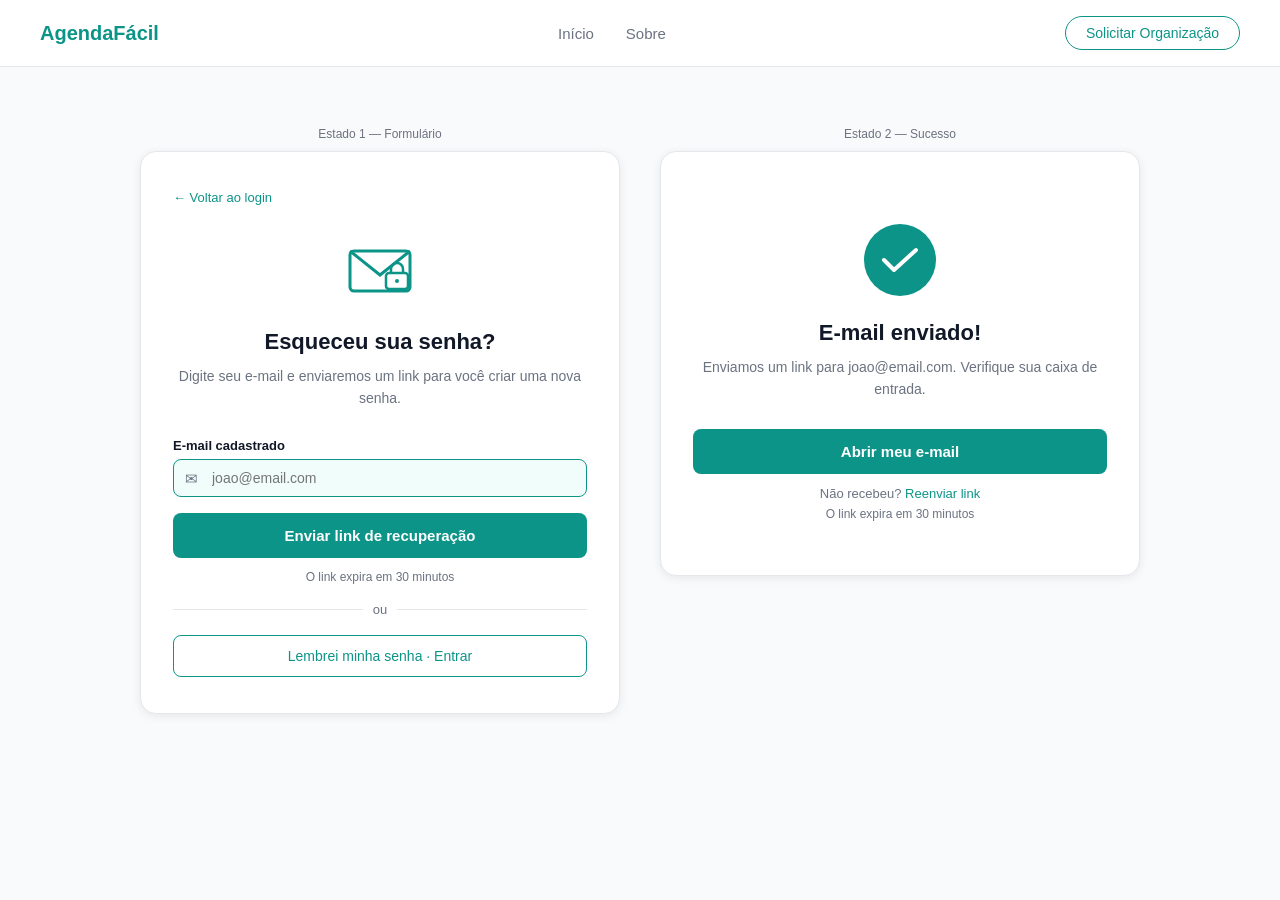
<file: AgendaFacil/AgendaFacilapp/templates/AgendaFacilapp/index.html>
<!DOCTYPE html>
<html>
<head>
  <meta charset="UTF-8">
  <title>AgendaFácil — Esqueci minha senha</title>
  <style>
    * {
      box-sizing: border-box;
      margin: 0;
      padding: 0;
    }

    body {
      font-family: sans-serif;
      background: #F9FAFB;
      color: #111827;
    }

    header {
      display: flex;
      align-items: center;
      justify-content: space-between;
      padding: 16px 40px;
      background: white;
      border-bottom: 1px solid #E5E7EB;
    }

    .logo {
      color: #0D9488;
      font-weight: bold;
      font-size: 20px;
    }

    nav {
      display: flex;
      gap: 32px;
    }

    nav a {
      color: #6B7280;
      text-decoration: none;
      font-size: 15px;
    }

    .btn-solicitar {
      border: 1px solid #0D9488;
      color: #0D9488;
      background: white;
      padding: 8px 20px;
      border-radius: 999px;
      font-size: 14px;
      cursor: pointer;
    }

    .page-content {
      display: flex;
      justify-content: center;
      align-items: flex-start;
      gap: 40px;
      padding: 60px 40px;
    }

    .card-wrapper {
      display: flex;
      flex-direction: column;
      align-items: center;
      gap: 10px;
    }

    .card-state-label {
      font-size: 12px;
      color: #6B7280;
    }

    .card {
      background: white;
      border: 1px solid #E5E7EB;
      border-radius: 16px;
      box-shadow: 0 2px 10px rgba(0,0,0,0.08);
      padding: 36px 32px;
      width: 480px;
    }

    .back-link {
      display: inline-block;
      color: #0D9488;
      font-size: 13px;
      text-decoration: none;
      margin-bottom: 28px;
    }

    .icon-area {
      display: flex;
      justify-content: center;
      margin-bottom: 24px;
    }

    .card-title {
      font-size: 22px;
      font-weight: bold;
      color: #111827;
      text-align: center;
      margin-bottom: 10px;
    }

    .card-subtitle {
      font-size: 14px;
      color: #6B7280;
      text-align: center;
      line-height: 1.6;
      margin-bottom: 28px;
    }

    .field {
      margin-bottom: 16px;
    }

    .field label {
      display: block;
      font-size: 13px;
      font-weight: 600;
      color: #111827;
      margin-bottom: 6px;
    }

    .input-wrapper {
      position: relative;
    }

    .input-wrapper input {
      width: 100%;
      padding: 10px 14px 10px 38px;
      border: 1px solid #0D9488;
      border-radius: 8px;
      font-size: 14px;
      color: #111827;
      background: #F0FDFA;
      outline: none;
    }

    .input-icon {
      position: absolute;
      left: 12px;
      top: 11px;
      font-size: 15px;
      color: #6B7280;
    }

    .btn-primary {
      background: #0D9488;
      color: white;
      border: none;
      width: 100%;
      padding: 14px;
      border-radius: 8px;
      font-size: 15px;
      font-weight: bold;
      cursor: pointer;
      margin-bottom: 12px;
    }

    .link-expires {
      font-size: 12px;
      color: #6B7280;
      text-align: center;
      margin-bottom: 18px;
    }

    .or-divider {
      display: flex;
      align-items: center;
      gap: 10px;
      margin-bottom: 18px;
    }

    .or-divider hr {
      flex: 1;
      border: none;
      border-top: 1px solid #E5E7EB;
    }

    .or-divider span {
      font-size: 13px;
      color: #6B7280;
    }

    .btn-secondary {
      background: white;
      color: #0D9488;
      border: 1px solid #0D9488;
      width: 100%;
      padding: 12px;
      border-radius: 8px;
      font-size: 14px;
      cursor: pointer;
    }

    .success-icon {
      width: 72px;
      height: 72px;
    }

    .resend-text {
      font-size: 13px;
      color: #6B7280;
      text-align: center;
      margin-bottom: 6px;
    }

    .resend-text a {
      color: #0D9488;
      text-decoration: none;
    }
  </style>
</head>
<body>

<header>
  <div class="logo">AgendaFácil</div>
  <nav>
    <a href="#">Início</a>
    <a href="#">Sobre</a>
  </nav>
  <button class="btn-solicitar">Solicitar Organização</button>
</header>

<div class="page-content">

  <div class="card-wrapper">
    <span class="card-state-label">Estado 1 — Formulário</span>
    <div class="card">

      <a href="#" class="back-link">← Voltar ao login</a>

      <div class="icon-area">
        <svg width="72" height="72" viewBox="0 0 72 72" fill="none">
          <rect x="6" y="18" width="60" height="40" rx="4" stroke="#0D9488" stroke-width="3" fill="none"/>
          <polyline points="6,18 36,42 66,18" stroke="#0D9488" stroke-width="3" fill="none"/>
          <rect x="42" y="40" width="22" height="16" rx="3" fill="white" stroke="#0D9488" stroke-width="2.5"/>
          <path d="M47 40 v-4 a6 6 0 0 1 12 0 v4" stroke="#0D9488" stroke-width="2.5" fill="none"/>
          <circle cx="53" cy="48" r="2" fill="#0D9488"/>
        </svg>
      </div>

      <p class="card-title">Esqueceu sua senha?</p>
      <p class="card-subtitle">Digite seu e-mail e enviaremos um link para você criar uma nova senha.</p>

      <div class="field">
        <label>E-mail cadastrado</label>
        <div class="input-wrapper">
          <span class="input-icon">✉</span>
          <input type="email" placeholder="joao@email.com">
        </div>
      </div>

      <button class="btn-primary">Enviar link de recuperação</button>
      <p class="link-expires">O link expira em 30 minutos</p>

      <div class="or-divider">
        <hr>
        <span>ou</span>
        <hr>
      </div>

      <button class="btn-secondary">Lembrei minha senha · Entrar</button>

    </div>
  </div>

  <div class="card-wrapper">
    <span class="card-state-label">Estado 2 — Sucesso</span>
    <div class="card">

      <div class="icon-area" style="margin-top: 36px;">
        <svg class="success-icon" viewBox="0 0 72 72" fill="none">
          <circle cx="36" cy="36" r="36" fill="#0D9488"/>
          <polyline points="20,36 30,46 52,26" stroke="white" stroke-width="4" stroke-linecap="round" stroke-linejoin="round" fill="none"/>
        </svg>
      </div>

      <p class="card-title" style="margin-top: 8px;">E-mail enviado!</p>
      <p class="card-subtitle">Enviamos um link para joao@email.com. Verifique sua caixa de entrada.</p>

      <button class="btn-primary">Abrir meu e-mail</button>

      <p class="resend-text">Não recebeu? <a href="#">Reenviar link</a></p>
      <p class="link-expires">O link expira em 30 minutos</p>

    </div>
  </div>

</div>

</body>
</html>
</file>
